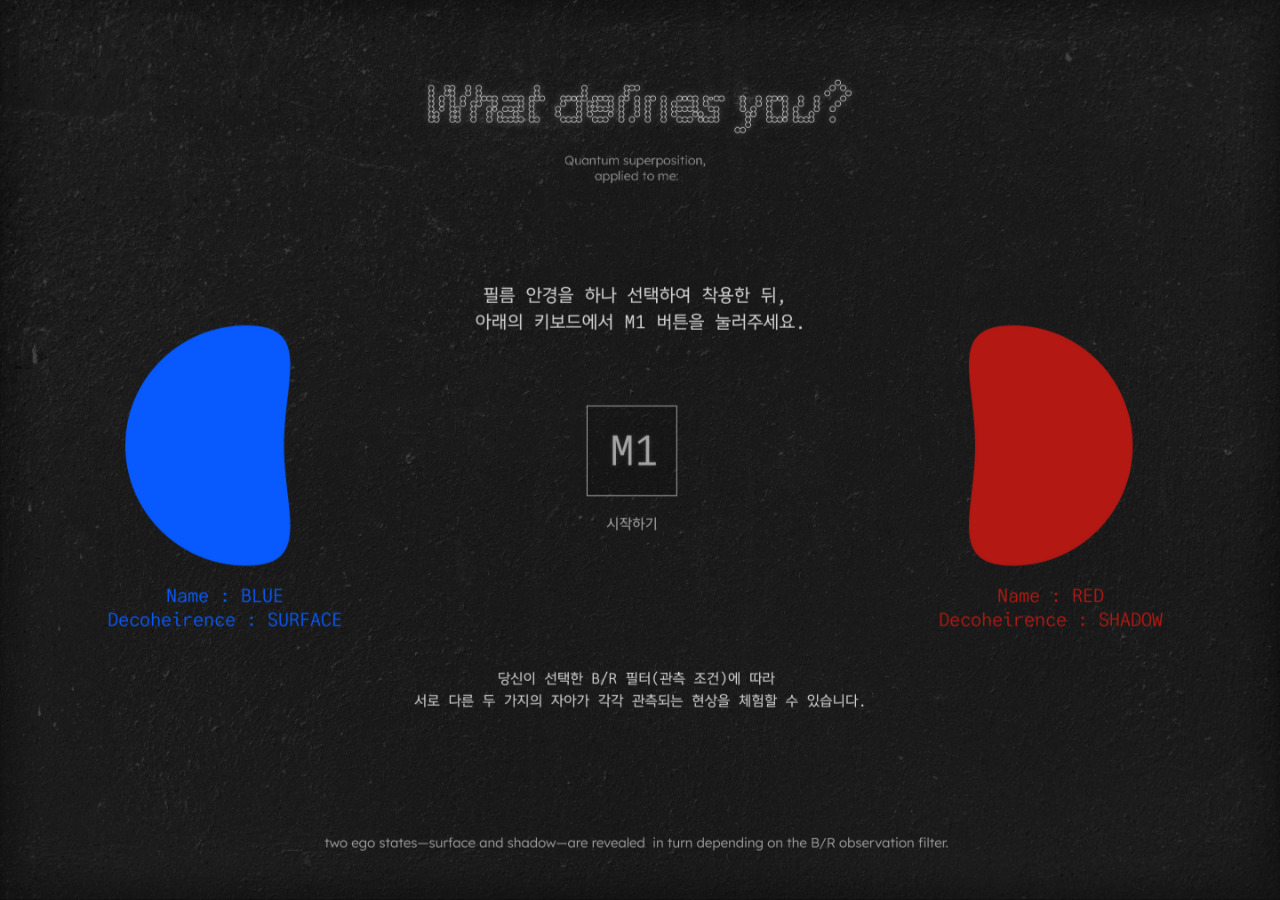
<file: index.html>
<!doctype html>
<html lang="ko">
<head>
  <meta charset="utf-8" />
  <meta name="viewport" content="width=device-width,initial-scale=1" />
  <title>Home</title>
  <link rel="stylesheet" href="assets/style.css" />
</head>
<body data-page="home">
  <div class="bg" style="background-image:url('assets/page1.jpg')"></div>
  <script src="assets/app.js"></script>
</body>
</html>
</file>
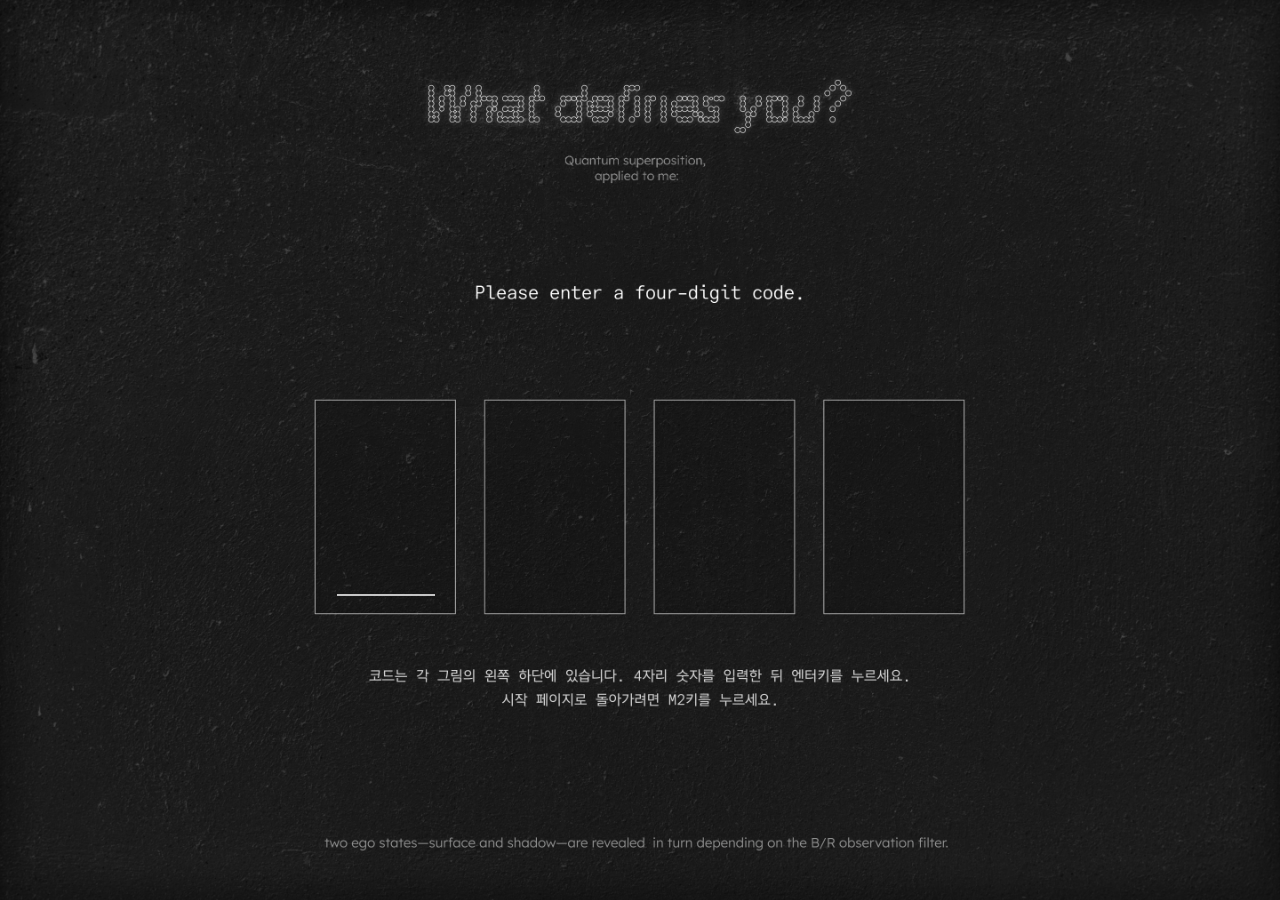
<file: code.html>
<!doctype html>
<html lang="ko">
<head>
  <meta charset="utf-8" />
  <meta name="viewport" content="width=device-width,initial-scale=1" />
  <title>Code</title>
  <link rel="stylesheet" href="assets/style.css" />
</head>
<body data-page="code">
  <div class="bg" style="background-image:url('assets/page2.jpg')"></div>

  <div class="overlay">
    <div class="code-grid">
      <div class="code-box" id="d0"></div>
      <div class="code-box" id="d1"></div>
      <div class="code-box" id="d2"></div>
      <div class="code-box" id="d3"></div>
    </div>
  </div>

  <script src="assets/app.js"></script>
</body>
</html>
</file>
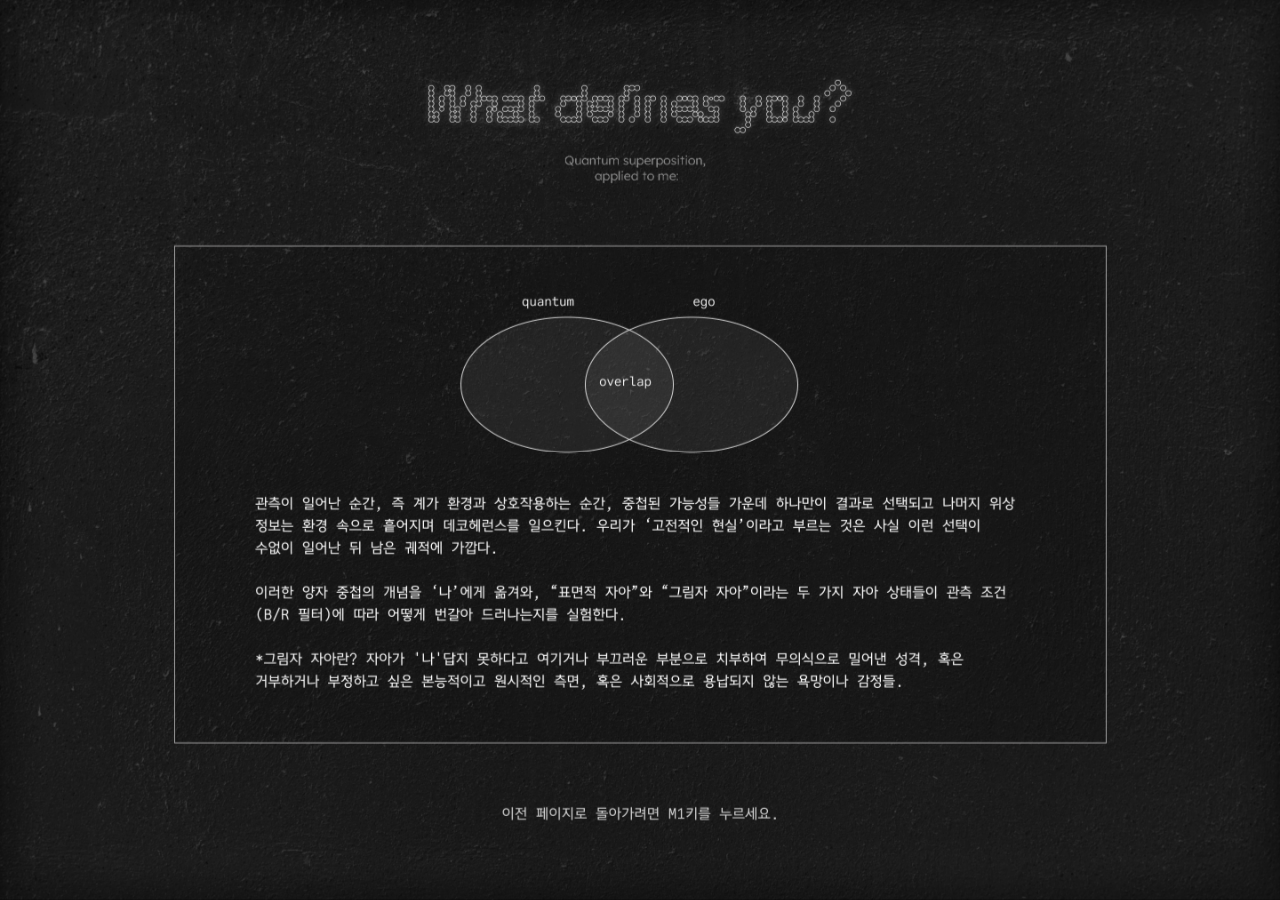
<file: desc-0001.html>
<!doctype html>
<html lang="ko">
<head>
  <meta charset="utf-8" />
  <meta name="viewport" content="width=device-width,initial-scale=1" />
  <title>0001</title>
  <link rel="stylesheet" href="assets/style.css" />
</head>
<body data-page="desc">
  <div class="bg" style="background-image:url('assets/desc-0001.jpg')"></div>
  <script src="assets/app.js"></script>
</body>
</html>
</file>
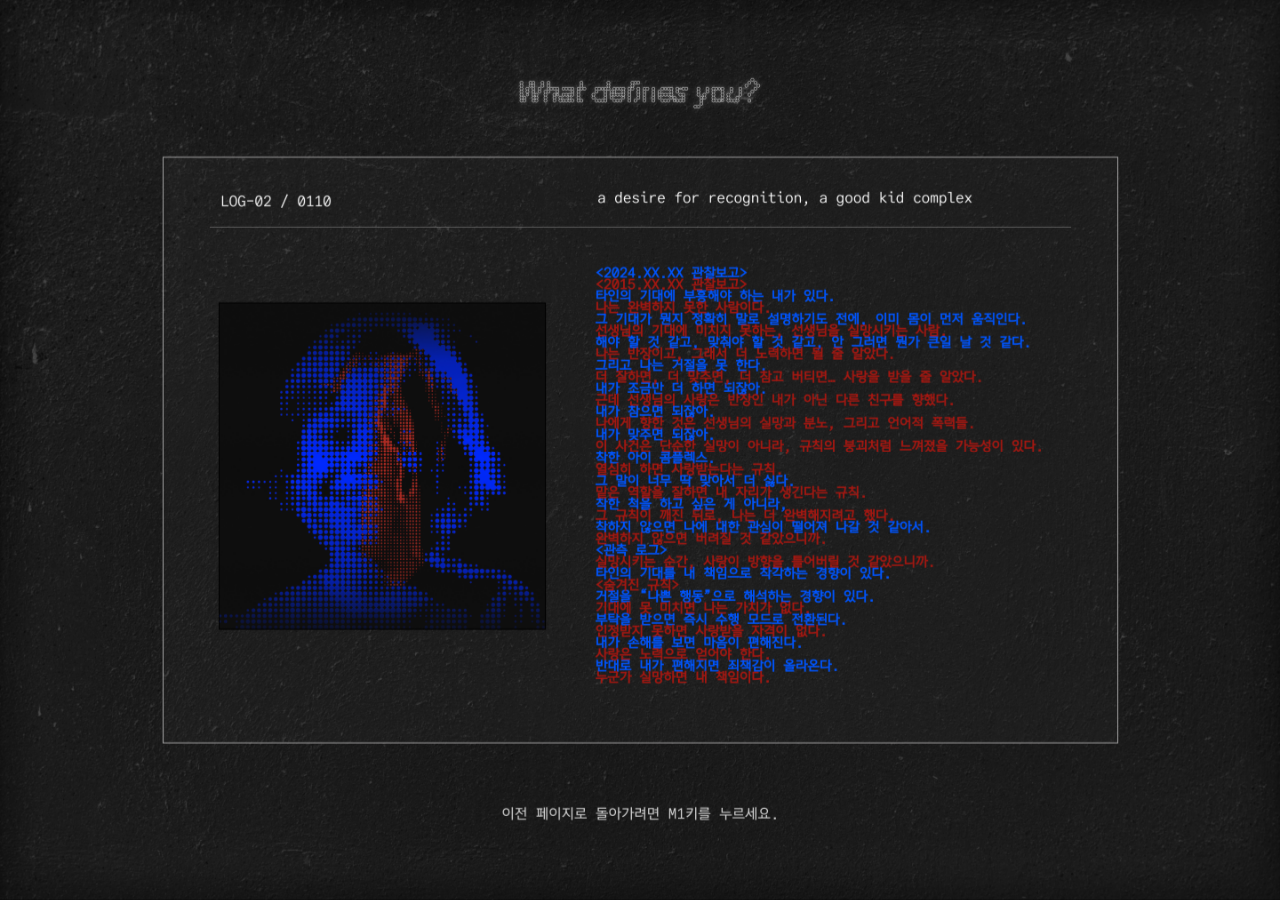
<file: desc-0110.html>
<!doctype html>
<html lang="ko"><head>
<meta charset="utf-8" />
<meta name="viewport" content="width=device-width,initial-scale=1" />
<title>0110</title>
<link rel="stylesheet" href="assets/style.css" />
</head>
<body data-page="desc">
  <div class="bg" style="background-image:url('assets/desc-0110.jpg')"></div>
  <script src="assets/app.js"></script>
</body></html>
</file>
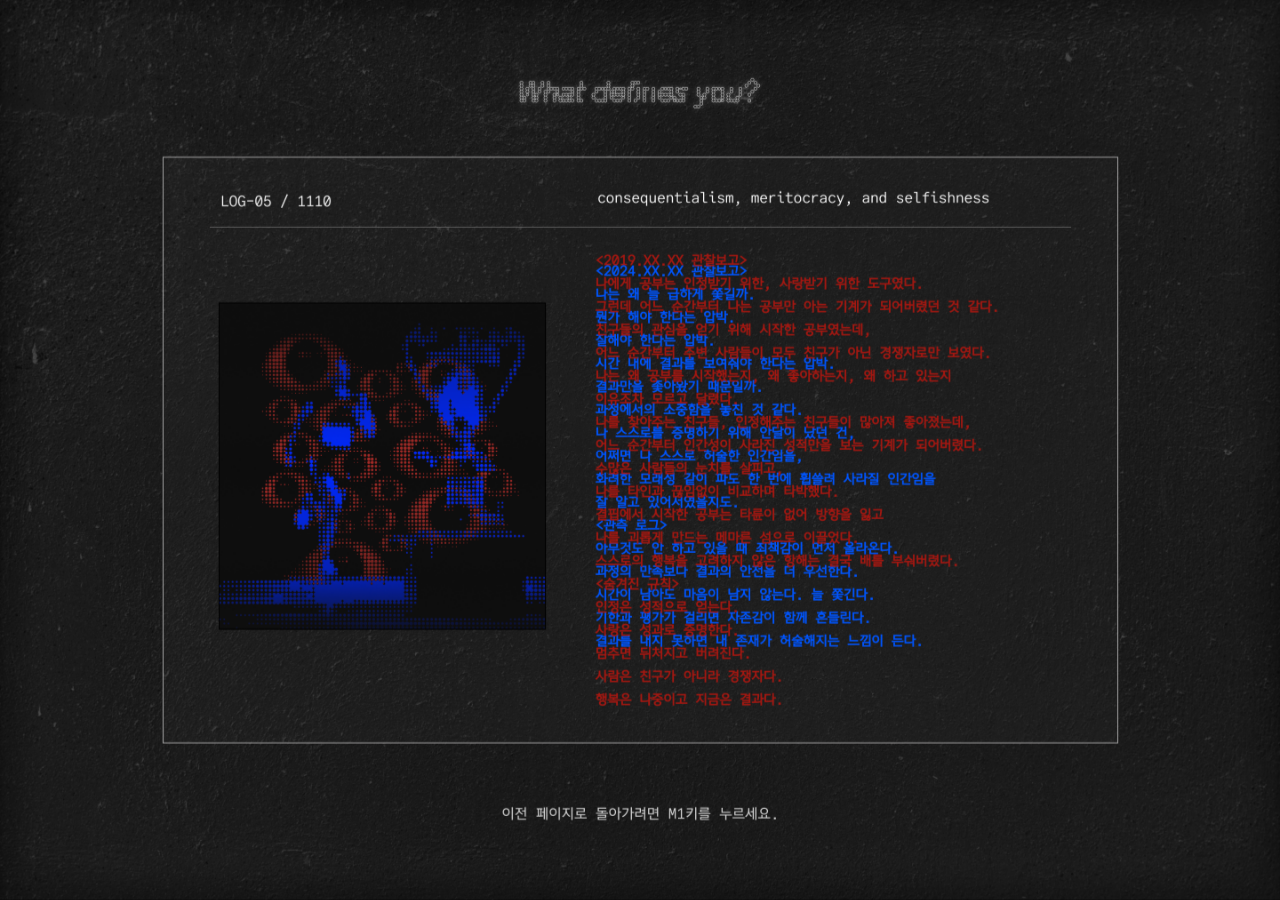
<file: desc-1110.html>
<!doctype html>
<html lang="ko"><head>
<meta charset="utf-8" />
<meta name="viewport" content="width=device-width,initial-scale=1" />
<title>1110</title>
<link rel="stylesheet" href="assets/style.css" />
</head>
<body data-page="desc">
  <div class="bg" style="background-image:url('assets/desc-1110.jpg')"></div>
  <script src="assets/app.js"></script>
</body></html>
</file>
<file: assets/style.css>
html, body { height: 100%; margin: 0; background:#000; }

/* 배경 이미지를 화면에 꽉 채움 */
.bg{
  position: fixed;
  inset: 0;
  background-size: cover;
  background-position: center;
  background-repeat: no-repeat;
}

/* 오버레이(클릭 필요 없음) */
.overlay{
  position: fixed;
  inset: 0;
  pointer-events: none;
}

/* ====== 2페이지 박스 위치(타이트) ====== */
.code-grid{
  position: absolute;

  /* 너가 올린 2페이지 스샷 기준으로 맞춘 값 */
  left: 24.2%;
  top: 44.1%;
  width: 51.3%;
  height: 24.0%;

  display: grid;
  grid-template-columns: repeat(4, 1fr);
  gap: 2.3%;
}

/* 숫자/커서만 보이게 */
.code-box{
  position: relative;
  display: grid;
  place-items: end center;

  padding-bottom: 12%;

  color: rgba(255,255,255,0.95);
  font-family: ui-monospace, SFMono-Regular, Menlo, Monaco, Consolas, "Liberation Mono", "Courier New", monospace;
  font-size: clamp(44px, 4.2vw, 72px);
  letter-spacing: 0.06em;
}

/* 커서 바 */
.code-box::after{
  content:"";
  position:absolute;
  left: 18%;
  right: 18%;
  bottom: 8%;
  height: 2px;
  background: rgba(255,255,255,0.75);
  opacity: 0;
}

/* 현재 칸만 깜빡 */
.code-box.cursor::after{
  opacity: 1;
  animation: blink 1s step-end infinite;
}

/* 4칸 다 차면 바 숨김 */
.code-box.no-cursor::after{
  display:none;
}

@keyframes blink{
  50% { opacity: 0; }
}
</file>
